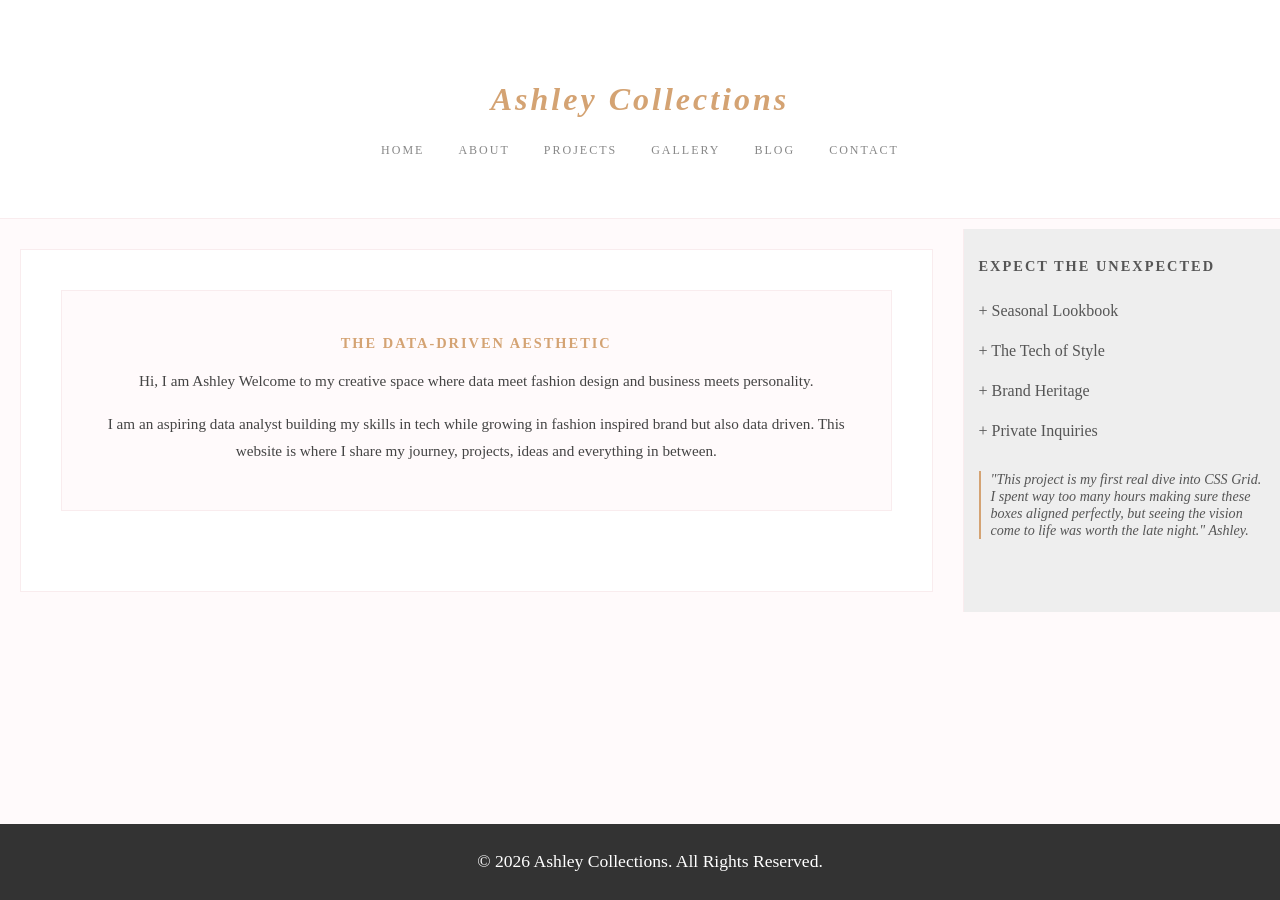
<file: index.html>
<!DOCTYPE html>
<html lang="en">
<head>
    <meta charset="UTF-8">
    <meta name="viewport" content="width=device-width, initial-scale=1.0">
    <title>Ashley Collections | The Digital Edit</title>
    <link rel="stylesheet" href="styles.css">
</head>
<body>

    <div class="container">
        <header>
            <h1>Ashley Collections</h1>
            <nav>
                <a href="index.html">Home</a>
                <a href="about.html">About</a>
                <a href="projects.html">Projects</a>
                <a href="gallery.html">Gallery</a>
                <a href="blog.html">Blog</a>
                <a href="contact.html">Contact</a>
            </nav>
        </header>

        <main>
           <section style="background-color: #fffafb; padding: 30px; border: 1px solid #f9ecee; margin-bottom: 40px;">
    <h3 style="text-transform: uppercase; letter-spacing: 2px; font-size: 0.9rem; color: #d4a373;">The Data-Driven Aesthetic</h3>
    <p style="font-size: 0.95rem; line-height: 1.8; color: #444;">
        Hi, I am Ashley
        Welcome to my creative space where data meet fashion design and business meets personality. 
    </p>
    <p style="font-size: 0.95rem; line-height: 1.8; color: #444;">
     I am an aspiring data analyst building my skills in tech while growing in fashion inspired brand but also data driven. This website is where I share my journey, projects, ideas and everything in between.
    </p>
</section>
        </main>

        <aside>
            <h3 style="text-transform: uppercase; letter-spacing: 2px; font-size: 0.9rem;">Expect The Unexpected</h3>
            <ul style="list-style: none; padding: 0; line-height: 2.5;">
                <li><a href="gallery.html" style="color: #555; text-decoration: none;">+ Seasonal Lookbook</a></li>
                <li><a href="blog.html" style="color: #555; text-decoration: none;">+ The Tech of Style</a></li>
                <li><a href="about.html" style="color: #555; text-decoration: none;">+ Brand Heritage</a></li>
                <li><a href="contact.html" style="color: #555; text-decoration: none;">+ Private Inquiries</a></li>
            </ul>
             <div style="margin-top: 20px; border-left: 2px solid #d4a373; padding-left: 10px; font-size: 0.8rem;">
    <p style="font-style: italic;">"This project is my first real dive into CSS Grid. I spent way too many hours making sure these boxes aligned perfectly, but seeing the vision come to life was worth the late night."  Ashley.</em></p>
</div>
        </aside>

        <footer>
            <p>&copy; 2026 Ashley Collections. All Rights Reserved.</p>
        </footer>
    </div>

</body>
</html>
</file>
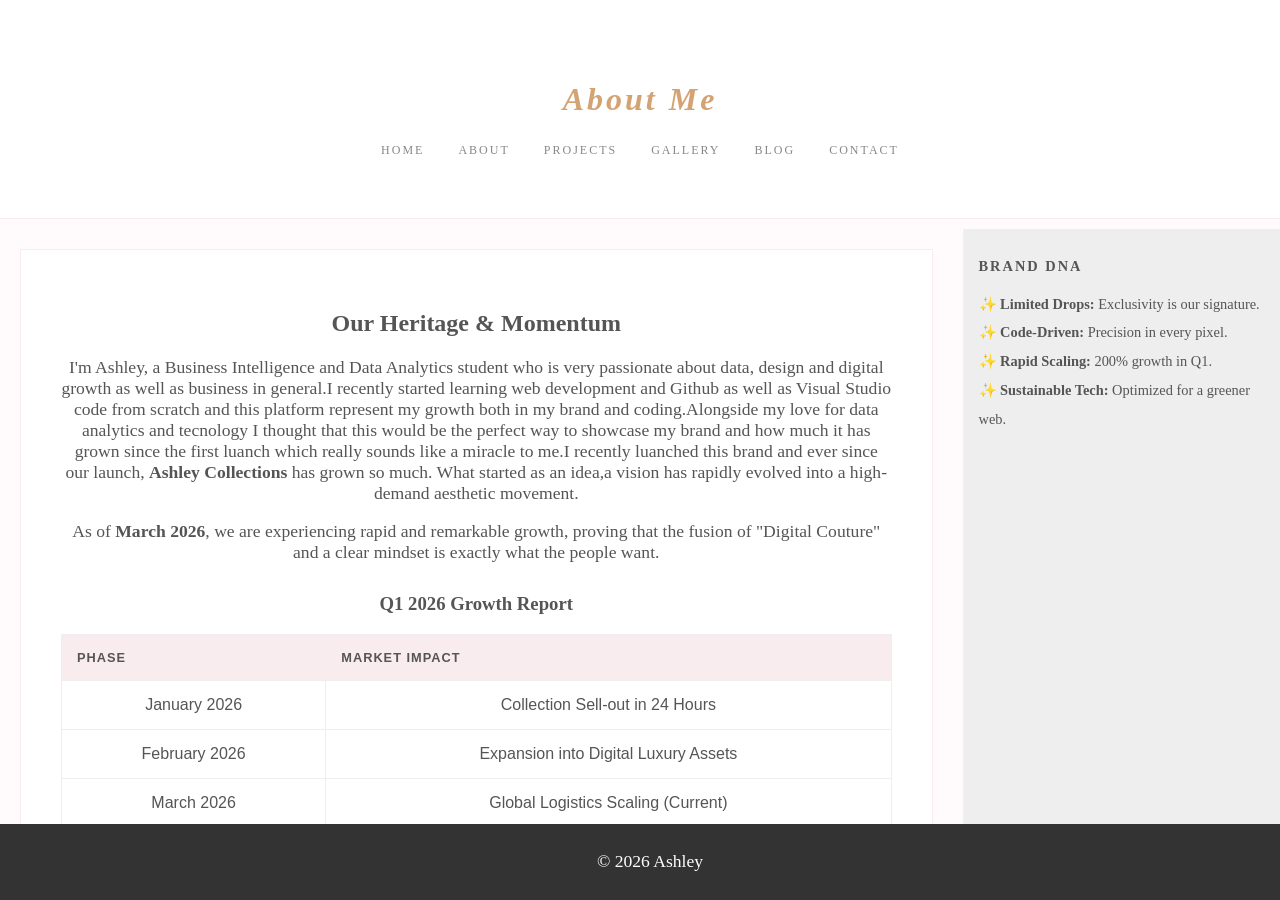
<file: about.html>
<!DOCTYPE html>
<html lang="en">
<head>
    <meta charset="UTF-8">
    <meta name="viewport" content="width=device-width, initial-scale=1.0">
    <title>About Me | Ashley's Portfolio</title>
    <link rel="stylesheet" href="styles.css">
</head>
<body>

    <div class="container">
        <header>
            <h1>About Me</h1>
            <nav>
                <a href="index.html">Home</a>
                <a href="about.html">About</a>
                <a href="projects.html">Projects</a>
                <a href="gallery.html">Gallery</a>
                <a href="blog.html">Blog</a>
                <a href="contact.html">Contact</a>
            </nav>
        </header>

  <main>
    <section>
        <h2>Our Heritage & Momentum</h2>
        <p>I'm Ashley, a Business Intelligence and Data Analytics student who is very passionate about data, design and digital growth as well as business in general.I recently started learning web development and Github as well as Visual Studio code from scratch and this platform represent my growth both in my brand and coding.Alongside my love for data analytics and tecnology I thought that this would be the perfect way to showcase my brand and how much it has grown since the first luanch which really sounds like a miracle to me.I recently luanched this brand and ever since our launch, <strong>Ashley Collections</strong> has grown so much. What started as an idea,a vision has rapidly evolved into a high-demand aesthetic movement.</p>
        
        <p>As of <strong>March 2026</strong>, we are experiencing rapid and remarkable growth, proving that the fusion of "Digital Couture" and a clear mindset is exactly what the people want.</p>
        
        <h3 style="margin-top: 30px;">Q1 2026 Growth Report</h3>
        <table style="width: 100%; border-collapse: collapse; margin-top: 10px; font-family: sans-serif;">
            <tr style="background-color: #f9ecee; text-transform: uppercase; font-size: 0.8rem; letter-spacing: 1px;">
                <th style="padding: 15px; border: 1px solid #eee; text-align: left;">Phase</th>
                <th style="padding: 15px; border: 1px solid #eee; text-align: left;">Market Impact</th>
            </tr>
            <tr>
                <td style="padding: 15px; border: 1px solid #eee;">January 2026</td>
                <td style="padding: 15px; border: 1px solid #eee;">Collection Sell-out in 24 Hours</td>
            </tr>
            <tr>
                <td style="padding: 15px; border: 1px solid #eee;">February 2026</td>
                <td style="padding: 15px; border: 1px solid #eee;">Expansion into Digital Luxury Assets</td>
            </tr>
            <tr>
                <td style="padding: 15px; border: 1px solid #eee;">March 2026</td>
                <td style="padding: 15px; border: 1px solid #eee;">Global Logistics Scaling (Current)</td>
            </tr>
        </table>
    </section>
</main>

<aside>
    <h3 style="text-transform: uppercase; letter-spacing: 2px; font-size: 0.9rem;">Brand DNA</h3>
    <ul style="list-style: none; padding: 0; line-height: 2; color: #555; font-size: 0.9rem;">
        <li>✨ <strong>Limited Drops:</strong> Exclusivity is our signature.</li>
        <li>✨ <strong>Code-Driven:</strong> Precision in every pixel.</li>
        <li>✨ <strong>Rapid Scaling:</strong> 200% growth in Q1.</li>
        <li>✨ <strong>Sustainable Tech:</strong> Optimized for a greener web.</li>
    </ul>
</aside>

        <footer>
            <p>&copy; 2026 Ashley</p>
        </footer>
    </div>

</body>
</html>
</file>
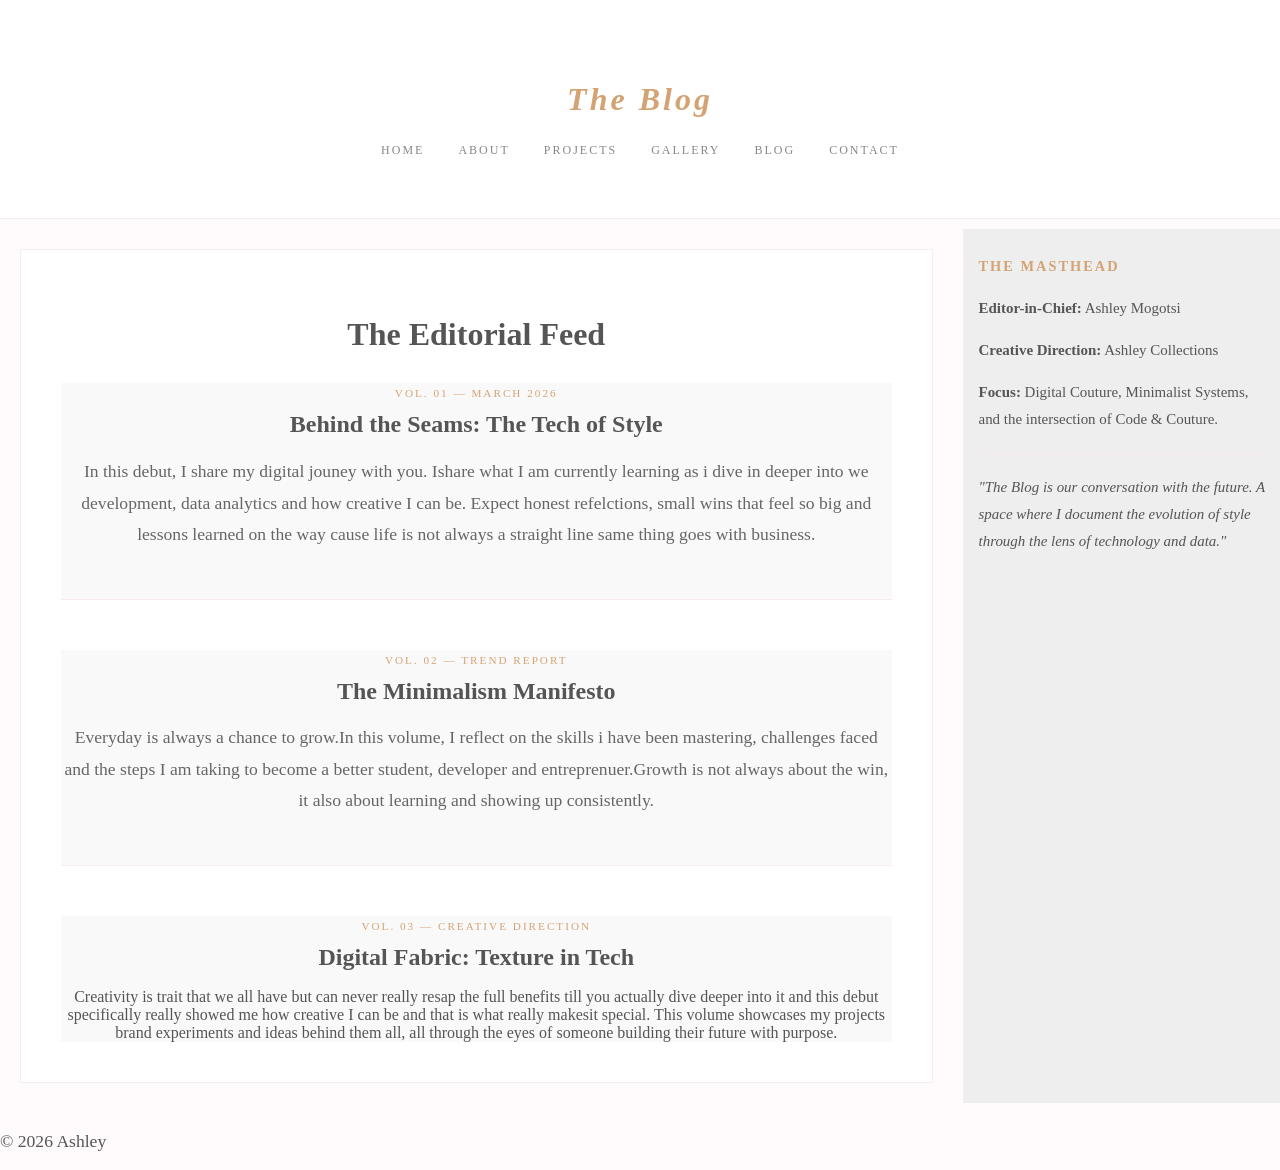
<file: blog.html>
<!DOCTYPE html>
<html lang="en">
<head>
    <meta charset="UTF-8">
    <meta name="viewport" content="width=device-width, initial-scale=1.0">
    <title>Blog | Ashley's Portfolio</title>
    <link rel="stylesheet" href="styles.css">
</head>
<body>

    <div class="container">
        <header>
            <h1>The Blog</h1>
            <nav>
                <a href="index.html">Home</a>
                <a href="about.html">About</a>
                <a href="projects.html">Projects</a>
                <a href="gallery.html">Gallery</a>
                <a href="blog.html">Blog</a>
                <a href="contact.html">Contact</a>
            </nav>
        </header>

    <main>
    <section>
        <h2 style="font-family: 'Playfair Display', serif; font-size: 2rem; margin-bottom: 30px;">The Editorial Feed</h2>
        
        <div class="blog-grid">
            <article class="blog-post" style="border-bottom: 1px solid #f9ecee; padding-bottom: 30px; margin-bottom: 30px;">
                <span style="font-size: 0.7rem; letter-spacing: 2px; color: #d4a373;">VOL. 01 — MARCH 2026</span>
                <h3 style="font-size: 1.5rem; margin: 10px 0;">Behind the Seams: The Tech of Style</h3>
                <p style="line-height: 1.8; color: #666;">In this debut, I share my digital jouney with you. Ishare what I am currently learning as i dive in deeper into we development, data analytics and how creative I can be. Expect honest refelctions, small wins that feel so big and lessons learned on the way cause life is not always a straight line same thing goes with business.</p>
            </article>

            <article class="blog-post" style="border-bottom: 1px solid #f9ecee; padding-bottom: 30px; margin-bottom: 30px;">
                <span style="font-size: 0.7rem; letter-spacing: 2px; color: #d4a373;">VOL. 02 — TREND REPORT</span>
                <h3 style="font-size: 1.5rem; margin: 10px 0;">The Minimalism Manifesto</h3>
                <p style="line-height: 1.8; color: #666;">Everyday is always a chance to grow.In this volume, I reflect on the skills i have been mastering, challenges faced and the steps I am taking to become a better student, developer and entreprenuer.Growth is not always about the win, it also about learning and showing up consistently.</p>
            </article>

            <article class="blog-post">
                <span style="font-size: 0.7rem; letter-spacing: 2px; color: #d4a373;">VOL. 03 — CREATIVE DIRECTION</span>
                <h3 style="font-size: 1.5rem; margin: 10px 0;">Digital Fabric: Texture in Tech</h3>
                <p style="line-height: 1.8; color: #666;"></p>Creativity is trait that we all have but can never really resap the full benefits till you actually dive deeper into it and this debut specifically really showed me how creative I can be and that is what really makesit special. This volume showcases my projects brand experiments and ideas behind them all, all through the eyes of someone building their future with purpose.  
            </article>
        </div>
    </section>
</main>

<aside>
    <h3 style="text-transform: uppercase; letter-spacing: 2px; font-size: 0.9rem; color: #d4a373;">The Masthead</h3>
    <div style="margin-top: 20px; font-size: 0.85rem; line-height: 1.8; color: #555;">
        <p><strong>Editor-in-Chief:</strong> Ashley Mogotsi</p>
        <p><strong>Creative Direction:</strong> Ashley Collections</p>
        <p><strong>Focus:</strong> Digital Couture, Minimalist Systems, and the intersection of Code & Couture.</p>
        
        <hr style="border: 0; border-top: 1px solid #f9ecee; margin: 20px 0;">
        
        <p style="font-style: italic;">"The Blog is our conversation with the future. A space where I document the evolution of style through the lens of technology and data."</p>
    </div>
</aside>
            <p>&copy; 2026 Ashley</p>
        </footer>
    </div>

</body>
</html>
</file>
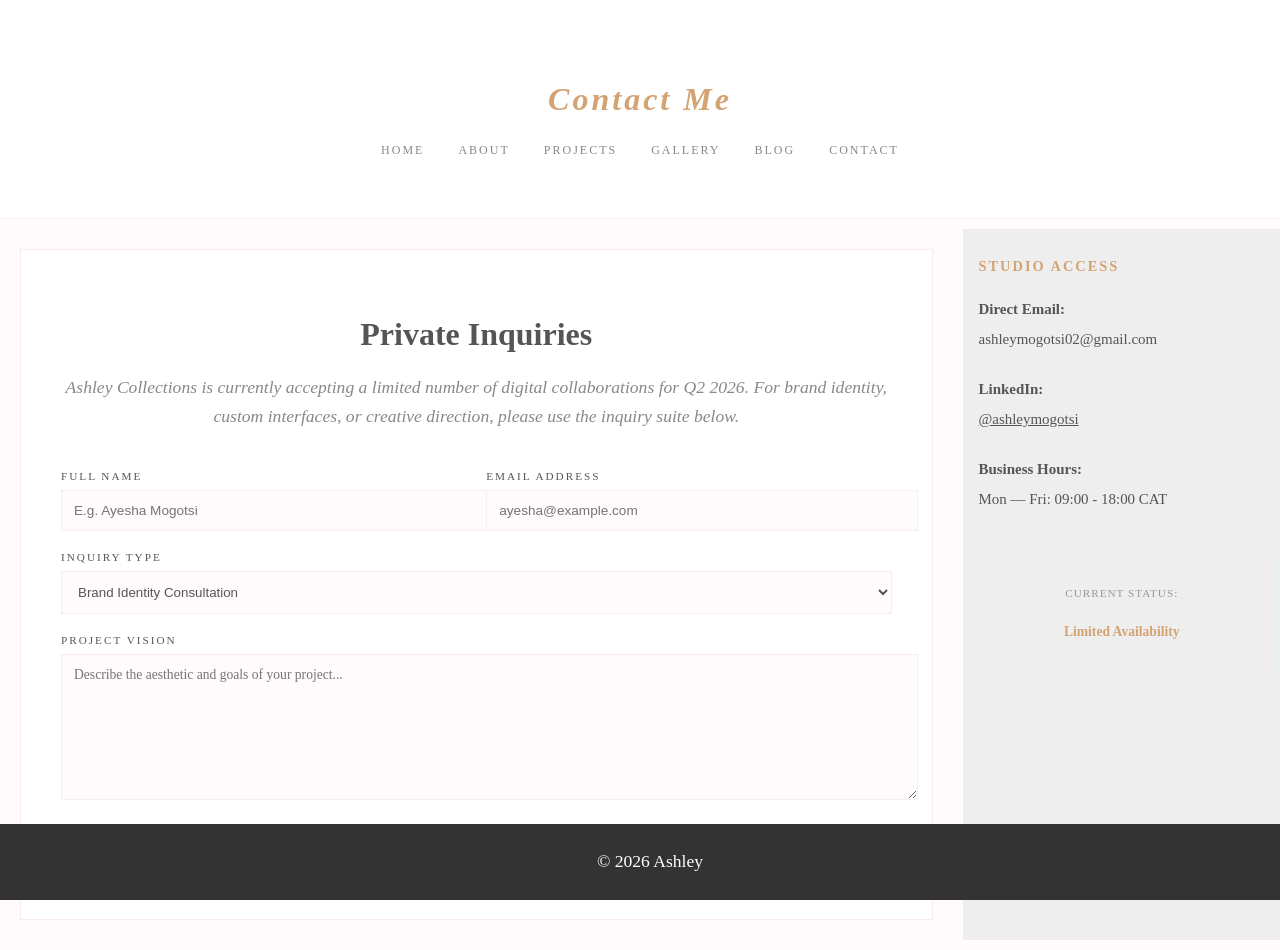
<file: contact.html>
<!DOCTYPE html>
<html lang="en">
<head>
    <meta charset="UTF-8">
    <meta name="viewport" content="width=device-width, initial-scale=1.0">
    <title>Contact | Ashley's Portfolio</title>
    <link rel="stylesheet" href="styles.css">
</head>
<body>

    <div class="container">
        <header>
            <h1>Contact Me</h1>
            <nav>
                <a href="index.html">Home</a>
                <a href="about.html">About</a>
                <a href="projects.html">Projects</a>
                <a href="gallery.html">Gallery</a>
                <a href="blog.html">Blog</a>
                <a href="contact.html">Contact</a>
            </nav>
        </header>

      <main>
    <section>
        <h2 style="font-family: 'Playfair Display', serif; font-size: 2rem; margin-bottom: 20px;">Private Inquiries</h2>
        <p style="font-style: italic; color: #888; margin-bottom: 40px; line-height: 1.6;">
            Ashley Collections is currently accepting a limited number of digital collaborations for Q2 2026. 
            For brand identity, custom interfaces, or creative direction, please use the inquiry suite below.
        </p>

        <form style="text-align: left; max-width: 100%; margin: 0 auto; background: #fff;">
            <div style="display: grid; grid-template-columns: 1fr 1fr; gap: 20px; margin-bottom: 20px;">
                <div>
                    <label style="display: block; font-size: 0.7rem; text-transform: uppercase; letter-spacing: 2px; margin-bottom: 8px;">Full Name</label>
                    <input type="text" placeholder="E.g. Ayesha Mogotsi" style="width: 100%; padding: 12px; border: 1px solid #f9ecee; background: #fffafb; outline: none; font-size: 0.85rem;">
                </div>
                <div>
                    <label style="display: block; font-size: 0.7rem; text-transform: uppercase; letter-spacing: 2px; margin-bottom: 8px;">Email Address</label>
                    <input type="email" placeholder="ayesha@example.com" style="width: 100%; padding: 12px; border: 1px solid #f9ecee; background: #fffafb; outline: none; font-size: 0.85rem;">
                </div>
            </div>
            
            <div style="margin-bottom: 20px;">
                <label style="display: block; font-size: 0.7rem; text-transform: uppercase; letter-spacing: 2px; margin-bottom: 8px;">Inquiry Type</label>
                <select style="width: 100%; padding: 12px; border: 1px solid #f9ecee; background: #fffafb; color: #555; outline: none;">
                    <option>Brand Identity Consultation</option>
                    <option>Digital Couture (Web Design)</option>
                    <option>Creative Direction</option>
                    <option>Press & Media</option>
                </select>
            </div>

            <div style="margin-bottom: 30px;">
                <label style="display: block; font-size: 0.7rem; text-transform: uppercase; letter-spacing: 2px; margin-bottom: 8px;">Project Vision</label>
                <textarea placeholder="Describe the aesthetic and goals of your project..." style="width: 100%; padding: 12px; border: 1px solid #f9ecee; background: #fffafb; height: 120px; outline: none; font-family: inherit; font-size: 0.85rem;"></textarea>
            </div>

            <button type="submit" style="width: 100%; background: #d4a373; color: white; border: none; padding: 15px; text-transform: uppercase; letter-spacing: 3px; font-size: 0.8rem; cursor: pointer; transition: 0.3s;">
                Submit Inquiry
            </button>
        </form>
    </section>
</main>

<aside>
    <h3 style="text-transform: uppercase; letter-spacing: 2px; font-size: 0.9rem; color: #d4a373;">Studio Access</h3>
    <div style="margin-top: 20px; font-size: 0.85rem; line-height: 2; color: #555;">
        <p><strong>Direct Email:</strong><br>ashleymogotsi02@gmail.com</p>
        
        <p style="margin-top: 20px;"><strong>LinkedIn:</strong><br>
            <a href="https://www.linkedin.com/in/ashleymogotsi" target="_blank" style="color: #555; text-decoration: underline;">@ashleymogotsi</a>
        </p>

        <p style="margin-top: 20px;"><strong>Business Hours:</strong><br>Mon — Fri: 09:00 - 18:00 CAT</p>
        
        <div style="margin-top: 40px; border: 1px solid #f9ecee; padding: 15px; text-align: center;">
            <p style="font-size: 0.7rem; text-transform: uppercase; letter-spacing: 1px; color: #999;">Current Status:</p>
            <p style="font-size: 0.85rem; font-weight: bold; color: #d4a373;">Limited Availability</p>
        </div>
    </div>
</aside>

        <footer>
            <p>&copy; 2026 Ashley</p>
        </footer>
    </div>

</body>
</html>
</file>
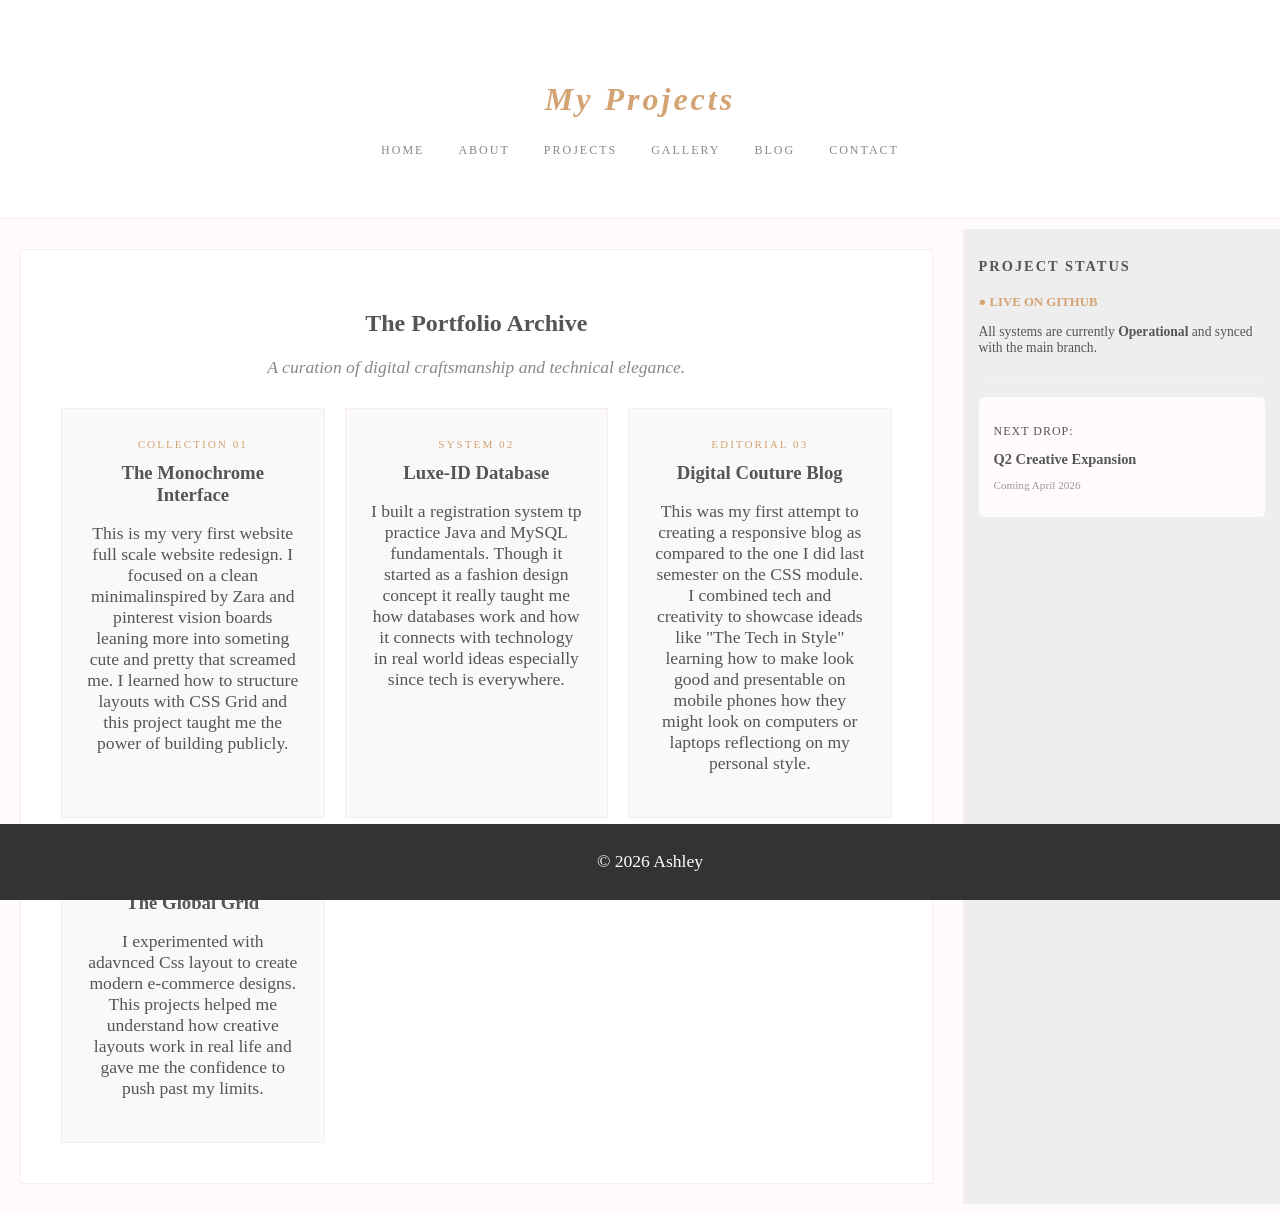
<file: projects.html>
<!DOCTYPE html>
<html lang="en">
<head>
    <meta charset="UTF-8">
    <meta name="viewport" content="width=device-width, initial-scale=1.0">
    <title>My Projects | Ashley's Portfolio</title>
    <link rel="stylesheet" href="styles.css">
</head>
<body>

    <div class="container">
        <header>
            <h1>My Projects</h1>
            <nav>
                <a href="index.html">Home</a>
                <a href="about.html">About</a>
                <a href="projects.html">Projects</a>
                <a href="gallery.html">Gallery</a>
                <a href="blog.html">Blog</a>
                <a href="contact.html">Contact</a>
            </nav>
        </header>

      <main>
    <section>
        <h2>The Portfolio Archive</h2>
        <p style="font-style: italic; color: #888; margin-bottom: 30px;">A curation of digital craftsmanship and technical elegance.</p>
        
        <div class="projects-grid">
            <div class="project-card" style="border: 1px solid #f9ecee; padding: 25px; transition: 0.5s;">
                <span style="font-size: 0.7rem; letter-spacing: 2px; color: #d4a373;">COLLECTION 01</span>
                <h3 style="margin: 10px 0;">The Monochrome Interface</h3>
                <p>This is my very first website full scale website redesign. I focused on a clean minimalinspired by Zara and pinterest vision boards leaning more into someting cute and pretty that screamed me. I learned how to structure layouts with CSS Grid and this project taught me the power of building publicly.</p>
            </div>

            <div class="project-card" style="border: 1px solid #f9ecee; padding: 25px;">
                <span style="font-size: 0.7rem; letter-spacing: 2px; color: #d4a373;">SYSTEM 02</span>
                <h3 style="margin: 10px 0;">Luxe-ID Database</h3>
                <p>I built a registration system tp practice Java and MySQL fundamentals. Though it started as a fashion design concept it really taught me how databases work and how it connects with technology in real world ideas especially since tech is everywhere.</p>
            </div>

            <div class="project-card" style="border: 1px solid #f9ecee; padding: 25px;">
                <span style="font-size: 0.7rem; letter-spacing: 2px; color: #d4a373;">EDITORIAL 03</span>
                <h3 style="margin: 10px 0;">Digital Couture Blog</h3>
                <p>This was my first attempt to creating a responsive blog as compared to the one I did last semester on the CSS module. I combined tech and creativity to showcase ideads like "The Tech in Style" learning how to make look good and presentable on mobile phones how they might look on computers or laptops reflectiong on my personal style.</p>
            </div>

            <div class="project-card" style="border: 1px solid #f9ecee; padding: 25px;">
                <span style="font-size: 0.7rem; letter-spacing: 2px; color: #d4a373;">ARCHIVE 04</span>
                <h3 style="margin: 10px 0;">The Global Grid</h3>
                <p>I experimented with adavnced Css layout to create modern e-commerce designs. This projects helped me understand how creative layouts work in real life and gave me the confidence to push past my limits.</p>
            </div>
        </div>
    </section>
</main>

<aside>
    <h3 style="text-transform: uppercase; letter-spacing: 2px; font-size: 0.9rem;">Project Status</h3>
    <div style="margin-top: 20px;">
        <p style="font-size: 0.8rem; color: #d4a373; font-weight: bold;">● LIVE ON GITHUB</p>
        <p style="font-size: 0.85rem; color: #555;">All systems are currently <strong>Operational</strong> and synced with the main branch.</p>
    </div>
    <hr style="border: 0; border-top: 1px solid #f9ecee; margin: 20px 0;">
    <div style="background: #fffafb; padding: 15px; border-radius: 5px;">
        <p style="font-size: 0.75rem; text-transform: uppercase; letter-spacing: 1px;">Next Drop:</p>
        <p style="font-size: 0.9rem; margin: 5px 0;"><strong>Q2 Creative Expansion</strong></p>
        <p style="font-size: 0.7rem; color: #999;">Coming April 2026</p>
    </div>
</aside>
        <footer>
            <p>&copy; 2026 Ashley</p>
        </footer>
    </div>

</body>
</html>
</file>
<file: styles.css>
body {
    font-family: 'Playfair Display', serif; 
    background-color: #fffafb; /* Soft blush pink */
    color: #555;
    margin: 0;
}

header {
    grid-area: header;
    background-color: #ffffff; 
    padding: 60px 0;
    text-align: center;
    border-bottom: 1px solid #f9ecee; 
}

header h1 {
    color: #d4a373; /* Rose gold color */
    font-style: italic;
    letter-spacing: 3px;
    text-transform: none; /* Keeps it soft and cursive-like */
}

nav a {
    color: #888;
    text-transform: uppercase;
    font-size: 0.75rem;
    letter-spacing: 2px;
    text-decoration: none;
    margin: 0 15px;
    transition: 0.3s;
}

nav a:hover {
    color: #d4a373;
}

main {
    grid-area: main;
    background: #ffffff;
    padding: 40px;
    margin: 20px;
    border: 1px solid #f9ecee;
    text-align: center;
}

aside {
    grid-area: aside;
    background-color: #fff;
    border-left: 1px solid #f9ecee;
    padding: 20px;
}
footer {
    background-color: #333;
    color: white;
    text-align: center;
    padding: 10px;
    position: fixed;
    bottom: 0;
    width: 100%;
}
p {
    font-size: 1.1em;
}

a {
    color: #4CAF50;
    text-decoration: none;
}

a:hover {
    text-decoration: underline;
}
img {
    border: 5px solid #4CAF50;
    border-radius: 10px;
}
main a[href^="mailto:"] {
    color: #ff5722;
    font-weight: bold;
}
.projects-grid {
    display: grid; /* Enables Grid layout [cite: 2275] */
    grid-template-columns: repeat(3, 1fr); /* Creates 3 equal columns [cite: 2276] */
    gap: 20px; /* Adds spacing between cards [cite: 2277] */
    margin-top: 20px; [cite: 2278]
}

.project-card {
    background: #f9f9f9; [cite: 2362]
    padding: 15px; [cite: 2363]
    border-radius: 10px; [cite: 2364]
    border: 1px solid #ddd; [cite: 2365]
    box-shadow: 0px 2px 5px rgba(0,0,0,0.1); [cite: 2366]
}
    .gallery-grid {
    display: grid; [cite: 2307]
    grid-template-columns: repeat(4, 1fr); 
    gap: 15px; [cite: 2309]
}

.gallery-grid img {
    width: 100%; [cite: 2313]
    height: 180px; [cite: 2314]
    object-fit: cover; /* Ensures images don't look stretched [cite: 2315] */
    border-radius: 10px; [cite: 2316]
}
    .blog-grid {
    display: grid; [cite: 2356]
    grid-template-columns: repeat(2, 1fr); 
    gap: 20px; [cite: 2358]
}

.blog-post {
    background: #f9f9f9; [cite: 2362]
    padding: 15px; [cite: 2363]
    border-radius: 10px; [cite: 2364]
    border: 1px solid #ddd; [cite: 2365]
}
    .project-card, .blog-post {
    transition: transform 0.3s; /* Smooth movement [cite: 2460] */
}

.project-card:hover, .blog-post:hover {
    transform: scale(1.03); /* Slightly enlarges the card on hover [cite: 2463] */
}
    @media (max-width: 768px) {
    .projects-grid, .blog-grid, .gallery-grid {
        grid-template-columns: 1fr; /* 1 column for everything on mobile [cite: 2285, 2328, 2372] */
    }
}
    /* Homepage Grid Layout */
.container {
    display: grid;
    grid-template-areas: 
        "header header"
        "main aside"
        "footer footer";
    grid-template-columns: 3fr 1fr; /* Main content is wider than sidebar */
    gap: 10px;
}

/* Assigning the areas */
header { grid-area: header; }
main { grid-area: main; }
aside { grid-area: aside; background: #eeeeee; padding: 15px; }
footer { grid-area: footer; }

/* Responsive: Stack them on top of each other for mobile */
@media (max-width: 768px) {
    .container {
        grid-template-areas: 
            "header"
            "main"
            "aside"
            "footer";
        grid-template-columns: 1fr;
    }
}
</file>
